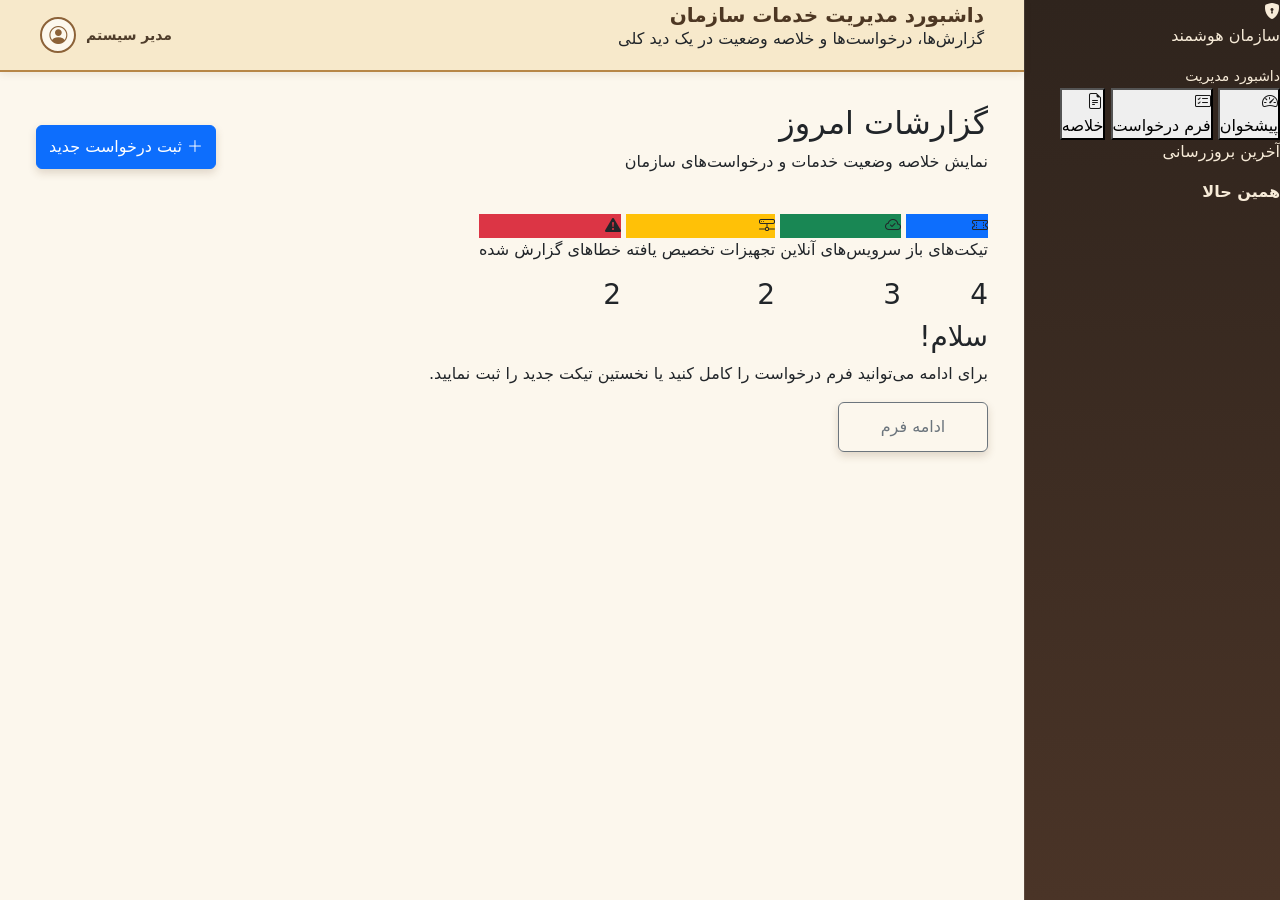
<file: index.html>
<!DOCTYPE html>
<html lang="fa" dir="rtl">

<head>
    <meta charset="UTF-8">
    <meta name="viewport" content="width=device-width, initial-scale=1.0">
    <title>داشبورد مدیریت خدمات</title>
    <meta name="description" content="داشبورد مدیریت خدمات سازمان با طراحی مدرن و فرم درخواست شبکه">

    <link rel="stylesheet" href="style.css">
    <link href="https://cdn.jsdelivr.net/npm/bootstrap@5.0.2/dist/css/bootstrap.min.css" rel="stylesheet"
        integrity="sha384-EVSTQN3/azprG1Anm3QDgpJLIm9Nao0Yz1ztcQTwFspd3yD65VohhpuuCOmLASjC" crossorigin="anonymous">
    <link href="https://cdn.jsdelivr.net/npm/bootstrap-icons@1.11.3/font/bootstrap-icons.css" rel="stylesheet">
</head>

<body>
    <div class="layout">
        <aside class="sidebar">
            <div class="brand">
                <span class="brand-icon"><i class="bi bi-shield-lock-fill"></i></span>
                <div>
                    <p>سازمان هوشمند</p>
                    <small>داشبورد مدیریت</small>
                </div>
            </div>
            <nav>
                <button type="button" class="nav-item active" data-step="1" onclick="changeMenu(1)">
                    <span class="menu-icon"><i class="bi bi-speedometer2"></i></span>
                    <span>پیشخوان</span>
                </button>
                <button type="button" class="nav-item" data-step="2" onclick="changeMenu(2)">
                    <span class="menu-icon"><i class="bi bi-card-checklist"></i></span>
                    <span>فرم درخواست</span>
                </button>
                <button type="button" class="nav-item" data-step="3" onclick="changeMenu(3)">
                    <span class="menu-icon"><i class="bi bi-file-earmark-text"></i></span>
                    <span>خلاصه</span>
                </button>
            </nav>
            <div class="sidebar-footer">
                <p>آخرین بروزرسانی</p>
                <strong>همین حالا</strong>
            </div>
        </aside>

        <main class="content-area">
            <header class="topbar">
                <div class="topbar-left">
                    <h1 class="topbar-title">داشبورد مدیریت خدمات سازمان</h1>
                    <p class="topbar-subtitle">گزارش‌ها، درخواست‌ها و خلاصه وضعیت در یک دید کلی</p>
                </div>
                <div class="topbar-user">
                    <div class="user-label">مدیر سیستم</div>
                    <span class="user-icon"><i class="bi bi-person-circle"></i></span>
                </div>
            </header>

            <section class="tab-content">
                <section id="step1" class="tab-pane active">
                    <div class="main-content">
                        <div class="page-heading">
                            <div>
                                <h2>گزارشات امروز</h2>
                                <p>نمایش خلاصه وضعیت خدمات و درخواست‌های سازمان</p>
                            </div>
                            <button class="btn btn-primary" onclick="changeMenu(2)">
                                <i class="bi bi-plus-lg"></i> ثبت درخواست جدید
                            </button>
                        </div>

                        <div class="stats-grid">
                            <label class="stat-card" for="rad1">
                                <div class="stat-icon bg-primary"><i class="bi bi-ticket-perforated"></i></div>
                                <div>
                                    <p class="stat-title">تیکت‌های باز</p>
                                    <h3 id="t1">0</h3>
                                </div>
                            </label>
                            <label class="stat-card" for="rad2">
                                <div class="stat-icon bg-success"><i class="bi bi-cloud-check"></i></div>
                                <div>
                                    <p class="stat-title">سرویس‌های آنلاین</p>
                                    <h3 id="t2">0</h3>
                                </div>
                            </label>
                            <label class="stat-card" for="rad3">
                                <div class="stat-icon bg-warning text-dark"><i class="bi bi-hdd-network"></i></div>
                                <div>
                                    <p class="stat-title">تجهیزات تخصیص یافته</p>
                                    <h3 id="t3">0</h3>
                                </div>
                            </label>
                            <label class="stat-card" for="rad4">
                                <div class="stat-icon bg-danger"><i class="bi bi-exclamation-triangle-fill"></i></div>
                                <div>
                                    <p class="stat-title">خطاهای گزارش شده</p>
                                    <h3 id="t4">0</h3>
                                </div>
                            </label>
                        </div>

                        <div class="overview-card">
                            <div>
                                <h3>سلام!</h3>
                                <p>برای ادامه می‌توانید فرم درخواست را کامل کنید یا نخستین تیکت جدید را ثبت نمایید.</p>
                            </div>
                            <button class="btn btn-outline-secondary" onclick="changeMenu(2)">ادامه فرم</button>
                        </div>
                    </div>
                </section>

                <section id="step2" class="tab-pane fade">
                    <div class="main-content form-step">
                        <div class="form-heading">
                            <div>
                                <h2>اطلاعات درخواست</h2>
                                <p>بخش اختیاری آی‌پی و انتخاب محدوده شبکه</p>
                            </div>
                        </div>
                        <div class="form-group">
                            <label for="ipinp">آی‌پی درخواستی (اختیاری)</label>
                            <input id="ipinp" type="text" class="searchbox" placeholder="192.168.1.1">
                        </div>
                        <div class="form-group">
                            <label for="ntwk">محدوده شبکه</label>
                            <input id="ntwk" class="searchbox" placeholder="مدیریت" list="net">
                            <datalist id="net">
                                <option value="مدیریت">
                                <option value="شبکه داخلی">
                                <option value="پشتیبانی">
                            </datalist>
                        </div>
                    </div>
                    <div class="btn-box">
                        <button class="btn btn-outline-secondary" onclick="changeMenu(1)" type="button">بازگشت</button>
                        <button class="btn btn-primary" onclick="nextStep(2)" type="button">مشاهده خلاصه</button>
                    </div>
                </section>

                <section id="step3" class="tab-pane fade">
                    <div class="main-content summary-step">
                        <div class="summary-card">
                            <h2>خلاصه درخواست شما</h2>
                            <div class="summary-row">
                                <span>سرویس انتخاب شده</span>
                                <strong id="resultService">-</strong>
                            </div>
                            <div class="summary-row">
                                <span>IP درخواستی</span>
                                <strong id="resultIP">-</strong>
                            </div>
                            <div class="summary-row">
                                <span>محدوده شبکه</span>
                                <strong id="resultNet">-</strong>
                            </div>
                        </div>
                    </div>
                    <div class="btn-box">
                        <button class="btn btn-outline-secondary" onclick="changeMenu(2)" type="button">ویرایش</button>
                        <button class="btn btn-success" id="submitButton" type="button">ثبت نهایی</button>
                    </div>
                </section>
            </section>
        </main>
    </div>
    <script src="script.js"></script>
    <script src="https://cdn.jsdelivr.net/npm/bootstrap@5.0.2/dist/js/bootstrap.bundle.min.js"
        integrity="sha384-MrcW6ZMFYlzcLA8Nl+NtUVF0sA7MsXsP1UyJoMp4YLEuNSfAP+JcXn/tWtIaxVXM"
        crossorigin="anonymous"></script>
</body>

</html>
</file>
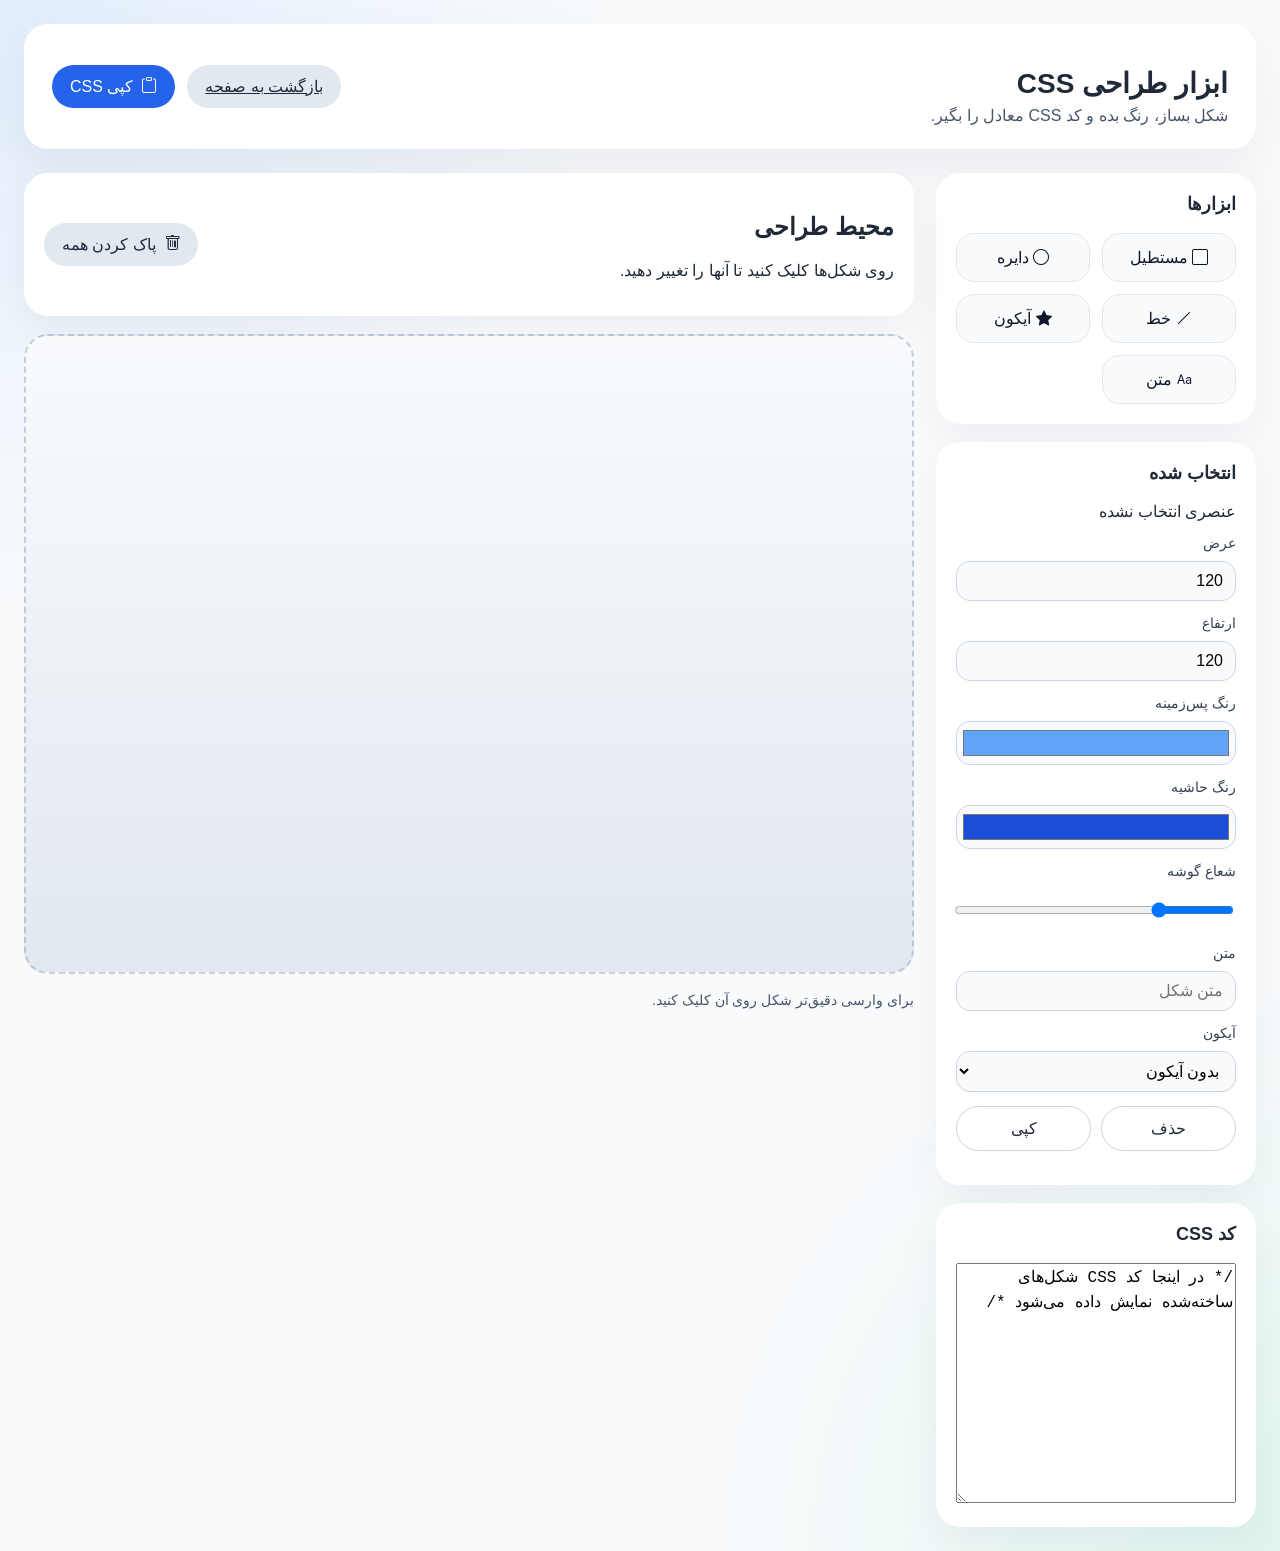
<file: css-designer.html>
<!DOCTYPE html>
<html lang="fa" dir="rtl">

<head>
    <meta charset="UTF-8">
    <meta name="viewport" content="width=device-width, initial-scale=1.0">
    <title>CSS Designer</title>
    <link rel="stylesheet" href="css-designer.css">
    <link href="https://cdn.jsdelivr.net/npm/bootstrap-icons@1.11.3/font/bootstrap-icons.css" rel="stylesheet">
</head>

<body>
    <div class="designer-shell">
        <header class="designer-header">
            <div>
                <h1>ابزار طراحی CSS</h1>
                <p>شکل بساز، رنگ بده و کد CSS معادل را بگیر.</p>
            </div>
            <div class="header-actions">
                <a class="button button-secondary" href="index.html">بازگشت به صفحه</a>
                <button class="button button-primary" type="button" onclick="copyCss()">
                    <i class="bi bi-clipboard"></i>
                    کپی CSS
                </button>
            </div>
        </header>

        <main class="designer-grid">
            <aside class="tool-panel">
                <section class="tool-section">
                    <h2>ابزارها</h2>
                    <div class="tool-buttons">
                        <button type="button" onclick="addShape('rectangle')">
                            <i class="bi bi-square"></i>
                            مستطیل
                        </button>
                        <button type="button" onclick="addShape('circle')">
                            <i class="bi bi-circle"></i>
                            دایره
                        </button>
                        <button type="button" onclick="addShape('line')">
                            <i class="bi bi-slash-lg"></i>
                            خط
                        </button>
                        <button type="button" onclick="addShape('icon')">
                            <i class="bi bi-star-fill"></i>
                            آیکون
                        </button>
                        <button type="button" onclick="addShape('text')">
                            <i class="bi bi-type"></i>
                            متن
                        </button>
                    </div>
                </section>

                <section class="tool-section">
                    <h2>انتخاب شده</h2>
                    <div class="property-row">
                        <span id="selectedLabel">عنصری انتخاب نشده</span>
                    </div>
                    <div class="property-row">
                        <label>عرض</label>
                        <input id="styleWidth" type="number" min="20" value="120" oninput="setSelectedStyle('width', this.value + 'px')">
                    </div>
                    <div class="property-row">
                        <label>ارتفاع</label>
                        <input id="styleHeight" type="number" min="20" value="120" oninput="setSelectedStyle('height', this.value + 'px')">
                    </div>
                    <div class="property-row">
                        <label>رنگ پس‌زمینه</label>
                        <input id="styleBg" type="color" value="#60a5fa" onchange="setSelectedStyle('backgroundColor', this.value)">
                    </div>
                    <div class="property-row">
                        <label>رنگ حاشیه</label>
                        <input id="styleBorder" type="color" value="#0f172a" onchange="setSelectedStyle('borderColor', this.value)">
                    </div>
                    <div class="property-row">
                        <label>شعاع گوشه</label>
                        <input id="styleRadius" type="range" min="0" max="80" value="16" oninput="setSelectedStyle('borderRadius', this.value + 'px')">
                    </div>
                    <div class="property-row">
                        <label>متن</label>
                        <input id="styleText" type="text" placeholder="متن شکل" oninput="setSelectedContent(this.value)">
                    </div>
                    <div class="property-row">
                        <label>آیکون</label>
                        <select id="styleIcon" onchange="setSelectedIcon(this.value)">
                            <option value="">بدون آیکون</option>
                            <option value="bi-star-fill">ستاره</option>
                            <option value="bi-heart-fill">قلب</option>
                            <option value="bi-lightning-fill">صاعقه</option>
                            <option value="bi-gear-fill">چرخ‌دنده</option>
                        </select>
                    </div>
                    <div class="property-row buttons-row">
                        <button class="button button-outline" type="button" onclick="deleteSelected()">حذف</button>
                        <button class="button button-outline" type="button" onclick="duplicateSelected()">کپی</button>
                    </div>
                </section>

                <section class="tool-section">
                    <h2>کد CSS</h2>
                    <textarea id="cssCode" readonly></textarea>
                </section>
            </aside>

            <section class="canvas-panel">
                <div class="canvas-header">
                    <div>
                        <h2>محیط طراحی</h2>
                        <p>روی شکل‌ها کلیک کنید تا آنها را تغییر دهید.</p>
                    </div>
                    <button class="button button-secondary" type="button" onclick="clearCanvas()">
                        <i class="bi bi-trash"></i>
                        پاک کردن همه
                    </button>
                </div>
                <div id="canvas" class="canvas" tabindex="0" onclick="clearSelection(event)"></div>
                <p class="canvas-tip">برای وارسی دقیق‌تر شکل روی آن کلیک کنید.</p>
            </section>
        </main>
    </div>
    <script src="css-designer.js"></script>
</body>

</html>
</file>
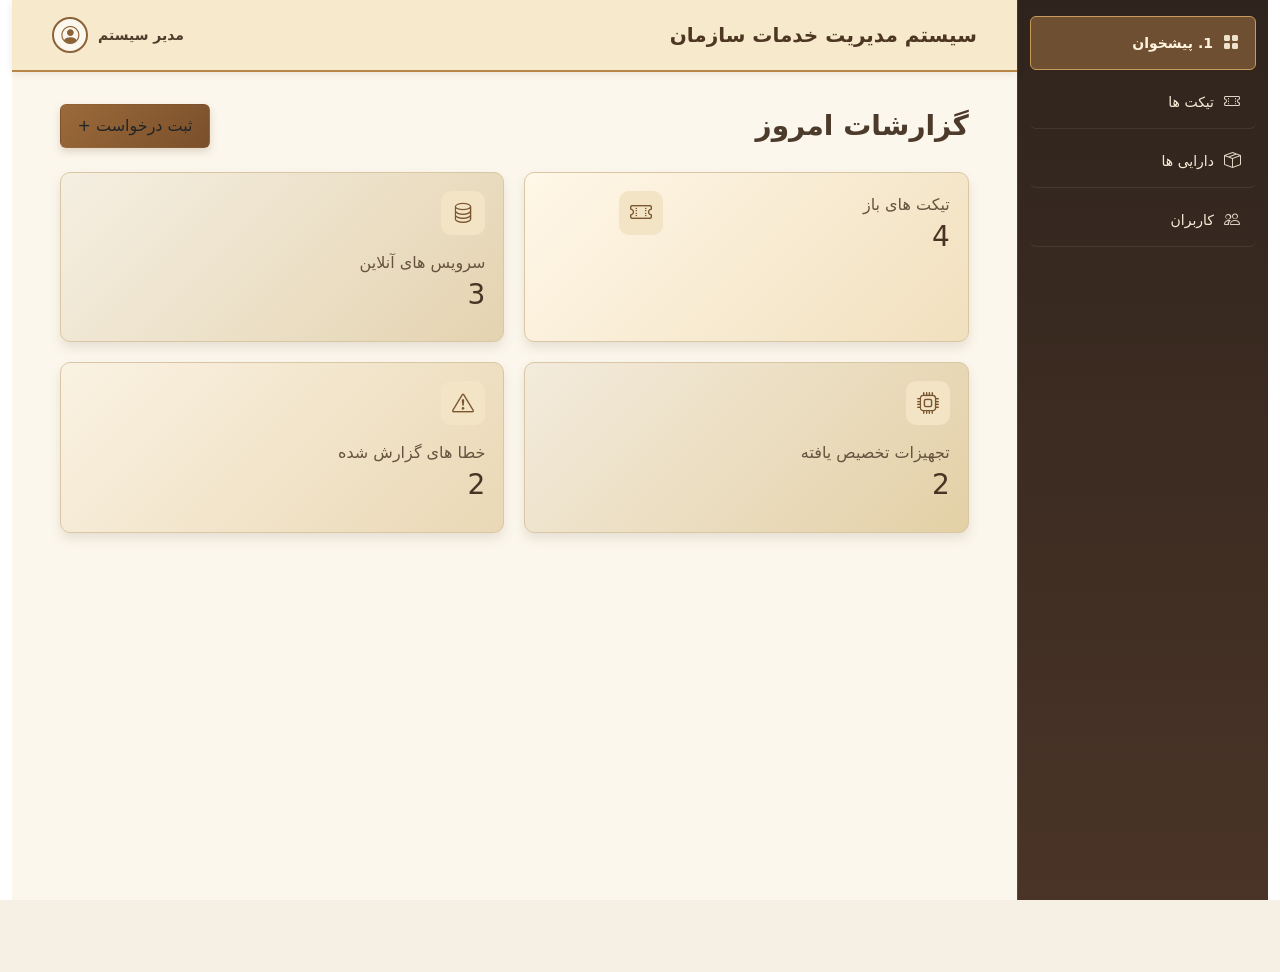
<file: final_html.html>
<!DOCTYPE html>
<html lang="fa" dir="rtl">

<head>
    <meta charset="UTF-8">
    <meta name="viewport" content="width=device-width, initial-scale=1.0">
    <title>صفحه فرم</title>

    <link rel="stylesheet" href="style.css">
    <link href="https://cdn.jsdelivr.net/npm/bootstrap@5.0.2/dist/css/bootstrap.min.css" rel="stylesheet"
        integrity="sha384-EVSTQN3/azprG1Anm3QDgpJLIm9Nao0Yz1ztcQTwFspd3yD65VohhpuuCOmLASjC" crossorigin="anonymous">
    <link href="https://cdn.jsdelivr.net/npm/bootstrap-icons@1.11.3/font/bootstrap-icons.css" rel="stylesheet">



</head>

<body>

    <div class="container-fluid">

        <!-- Sidebar -->
        <div class="sidebar">
            <ul>
                <li id="menu-1" class="active">
                    <span class="menu-icon"><i class="bi bi-grid-fill"></i></span>
                    <span>1. پیشخوان</span>
                </li>
                <li id="menu-2">
                    <span class="menu-icon"><i class="bi bi-ticket-perforated"></i></span>
                    <span>تیکت ها</span>
                </li>
                <li id="menu-3">
                    <span class="menu-icon"><i class="bi bi-box-seam"></i></span>
                    <span>دارایی ها</span>
                </li>
                <li id="menu-4">
                    <span class="menu-icon"><i class="bi bi-people"></i></span>
                    <span>کاربران</span>
                </li>

            </ul>
        </div>

        <!-- Content area -->
        <div class="content-area">

            <header class="topbar">
                <h2 class="topbar-title">سیستم مدیریت خدمات سازمان</h2>

                <div class="topbar-user">
                    <span>مدیر سیستم</span>
                    <span class="user-icon"><i class="bi bi-person-circle"></i></span>
                </div>
            </header>

            <div class="tab-content">
                <div id="step1" class="container-fluid tab-pane  active">
                    <!-- Main -->
                    <div class="main-content">

                        <div class="page-heading">
                            <h1>گزارشات امروز</h1>
                            <a href="../final project - Copy/final_html.html">
                                <button class="btn btn-classic">ثبت درخواست +</button>
                            </a>
                        </div>

                        <!-- Cards -->

                        <form class="nrow">



                            <label class="content classic-card-1">
                                <div class="row align-content-center justify-content-center">


                                    <div class="col-md-8">
                                        <p class="card-header">تیکت های باز</p>

                                        <h3 class="counter" id="t1">
                                            13
                                        </h3>

                                    </div>

                                    <div class="col-md-4">
                                        <input class="card" id="rad1" type="radio" name="service" value="network">

                                        <span class="card-icon"><i class="bi bi-ticket-perforated"></i></span>
                                    </div>

                                </div>
                            </label>



                            <label class="content classic-card-2">

                                <input class="card" id="rad2" type="radio" name="service" value="license">

                                <span class="card-icon"><i class="bi bi-database"></i></span>

                                <p class="card-header">سرویس های آنلاین</p>

                                <h3 class="counter" id="t2">
                                    48
                                </h3>

                            </label>



                            <label class="content classic-card-3">

                                <input class="card" id="rad3" type="radio" name="service" value="hardware">

                                <span class="card-icon"><i class="bi bi-cpu"></i></span>

                                <p class="card-header">تجهیزات تخصیص یافته</p>

                                <h3 class="counter" id="t3">
                                    105
                                </h3>
                            </label>

                            <label class="content classic-card-4">

                                <input class="card" id="rad4" type="radio" name="service" value="errors">

                                <span class="card-icon"><i class="bi bi-exclamation-triangle"></i></span>

                                <p class="card-header">خطا های گزارش شده</p>

                                <h3 class="counter" id="t4">
                                    3
                                </h3>

                            </label>


                        </form>





                    </div>


                </div>
                <div id="step2" class="container tab-pane  fade">

                    <div class="main-content classic-panel">
                        <h1> تکمیل اطلاعات</h1>
                        <p>آی پی درخواستی(اختیاری)</p>
                        <input id="ipinp" type="text" class="searchbox" placeholder="192.168.1.1">
                        <p>محدوده شبکه</p>
                        <input id="ntwk" class="searchbox" placeholder="مدیریت" list="net">


                        <datalist id="net">
                            <option value="مدیریت">
                            <option value="گزینه های دیگر">

                        </datalist>

                    </div>

                    <div class="btn-box">
                        <button class="btn prevbtn  btn-outline-secondary" onclick="pastStep(2)"
                            type="button">قبلی</button>
                        <button class="btn btn-outline-primary" onclick="nextStep(2)" type="button">بعدی</button>
                    </div>
                </div>
                <div id="step3" class="container tab-pane  fade">
                    <div class="main-content classic-panel">
                    <h1>خلاصه درخواست</h1>

                    <p><strong>سرویس درخواستی:</strong> <span id="resultService">-</span></p>

                    <p><strong>IP درخواستی:</strong> <span id="resultIP">-</span></p>

                    <p><strong>محدوده شبکه:</strong> <span id="resultNet">-</span></p>
                    <div class="btn-box">
                        <button class="btn prevbtn  btn-outline-secondary " onclick="pastStep(3)"
                            type="button">قبلی</button>
                        <button class="btn btn-classic disabled">ثبت نهایی</button>
                    </div>
                    </div>
                </div>
            </div>
        </div>
    </div>
    <script src="script.js"></script>
    <script src="https://cdn.jsdelivr.net/npm/bootstrap@5.0.2/dist/js/bootstrap.bundle.min.js"
        integrity="sha384-MrcW6ZMFYlzcLA8Nl+NtUVF0sA7MsXsP1UyJoMp4YLEuNSfAP+JcXn/tWtIaxVXM"
        crossorigin="anonymous"></script>

</body>

</html>
</file>
<file: style.css>
* {
    margin: 0;
    padding: 0;
    box-sizing: border-box;
}

html,
body {
    width: 100%;
    height: 100%;
    font-family: "Vazirmatn", "Times New Roman", serif;
    overflow: hidden;
    background: #f6efe3;
    color: #3f3123;
}

.layout,
.container-fluid {
    display: flex;
    width: 100vw;
    height: 100vh;
}

/* ====================== Sidebar ====================== */

.sidebar {
    width: 20%;
    height: 100vh;
    background: linear-gradient(180deg, #2f241d 0%, #4a3427 100%);
    color: #f7ebd8;
    display: flex;
    flex-direction: column;
    flex-shrink: 0;
    border-left: 1px solid rgba(255, 255, 255, 0.1);
}

.sidebar ul {
    list-style: none;
    flex: 1;
    padding: 16px 12px;
}

.sidebar li {
    padding: 14px 16px;
    font-size: 14px;
    border-bottom: 1px solid rgba(255, 255, 255, 0.08);
    cursor: pointer;
    transition: 0.25s;
    border-radius: 6px;
    display: flex;
    align-items: center;
    gap: 10px;
    margin-bottom: 6px;
}

.menu-icon {
    display: flex;
    align-items: center;
    flex-shrink: 0;
    opacity: 0.9;
    font-size: 16px;
}

.sidebar li:hover {
    background: rgba(255, 255, 255, 0.08);
}

.sidebar li.active {
    background: #6f4f32;
    color: #fff4df;
    font-weight: bold;
    border: 1px solid #c89b5a;
}

/* ====================== Content area ====================== */

.content-area {
    flex: 1;
    height: 100vh;
    display: flex;
    flex-direction: column;
    min-width: 0;
    background: #fcf7ed;
}

.tab-content {
    flex: 1;
    min-height: 0;
    position: relative;
}

.tab-content .container {
    height: 100%;
    display: flex;
    flex-direction: column;
}

/* ====================== Header ====================== */

.topbar {
    flex-shrink: 0;
    height: 72px;
    display: flex;
    align-items: center;
    justify-content: space-between;
    padding: 0 40px;
    background: #f7e9cb;
    border-bottom: 2px solid #b78647;
    box-shadow: 0 2px 8px rgba(78, 54, 27, 0.1);
}

.topbar-title {
    font-size: 20px;
    color: #4d3723;
    font-weight: 700;
    margin: 0;
}

.topbar-user {
    display: flex;
    align-items: center;
    gap: 10px;
    font-size: 14px;
    color: #4f3d2b;
    font-weight: 600;
}

.topbar-user .user-icon {
    width: 36px;
    height: 36px;
    border-radius: 50%;
    background: #fdf8ed;
    border: 2px solid #8c6238;
    color: #8c6238;
    display: flex;
    align-items: center;
    justify-content: center;
    font-size: 18px;
}

/* ====================== Main ====================== */

.main-content {
    flex: 1;
    padding: 32px 36px 90px;
    overflow-y: auto;
}

.main-content h1 {
    font-size: 28px;
    color: #4c3a2b;
    margin-bottom: 20px;
    font-weight: 700;
}

.page-heading {
    display: flex;
    align-items: center;
    justify-content: space-between;
    margin-bottom: 24px;
}

.page-heading h1 {
    margin-bottom: 0;
}

.page-heading .btn {
    min-width: 150px;
    min-height: 44px;
    margin: 0;
}

/* ====================== Search Box ====================== */

.searchbox {
    width: 100%;
    height: 48px;
    margin-bottom: 30px;
    padding: 0 18px;
    font-size: 16px;
    border: 1px solid #c1a87a;
    border-radius: 8px;
    outline: none;
    transition: 0.3s;
    background: #fffdf8;
}

.searchbox:focus {
    border-color: #8c6238;
    box-shadow: 0 0 6px rgba(140, 98, 56, 0.18);
}

/* ====================== Cards ====================== */

.nrow {
    display: flex;
    gap: 20px;
    flex-wrap: wrap;
}

.content {
    flex: 0 0 calc(50% - 10px);
    min-height: 160px;
    background: #fdf8ee;
    border-radius: 10px;
    padding: 18px;
    border: 1px solid #d9c6a4;
    box-shadow: 0 6px 12px rgba(79, 56, 23, 0.12);
    transition: 0.25s;
    cursor: pointer;
    position: relative;
    display: flex;
    flex-direction: column;
}

.content.classic-card-1 {
    background: linear-gradient(135deg, #fff7e8 0%, #f1e0be 100%);
}

.content.classic-card-2 {
    background: linear-gradient(135deg, #f5efe2 0%, #e4d3b0 100%);
}

.content.classic-card-3 {
    background: linear-gradient(135deg, #f3ebdc 0%, #e3d0a6 100%);
}

.content.classic-card-4 {
    background: linear-gradient(135deg, #faf2e2 0%, #ead8b5 100%);
}

.card-icon {
    width: 44px;
    height: 44px;
    border-radius: 10px;
    background: #f2e4c4;
    color: #7a5530;
    display: flex;
    align-items: center;
    justify-content: center;
    margin-bottom: 14px;
    transition: 0.25s;
    font-size: 22px;
}

.content:hover {
    transform: translateY(-3px);
    box-shadow: 0 10px 16px rgba(79, 56, 23, 0.18);
    border-color: #a97a45;
}

.content input {
    position: absolute;
    top: 20px;
    right: 20px;
    width: 20px;
    height: 20px;
}

.content h3 {
    margin-bottom: 12px;
    color: #4a3324;
}

.content p {
    color: #67533f;
    line-height: 1.8;
}

.content input[type="radio"] {
    display: none;
}

/* ====================== Button ====================== */

.btn {
    background-color: #8b5e3c;
    color: #fff8ef;
    margin: auto;
    border-radius: 10px;
    min-width: 150px;
    min-height: 50px;
    border: 1px solid #6f4629;
    box-shadow: 0 4px 8px rgba(92, 60, 28, 0.18);
    font-weight: 600;
}

.btn-classic {
    background: linear-gradient(135deg, #9b6a3a 0%, #7a4f2b 100%);
    color: #fffdf8;
    border: 1px solid #6f4629;
}

.classic-panel {
    background: #fffdf8;
    border: 1px solid #d9c6a4;
    border-radius: 12px;
    padding: 24px;
    box-shadow: 0 6px 14px rgba(79, 56, 23, 0.1);
}

.prevbtn {
    background-color: #6f6b63;
    color: #f9f4eb;
    border-color: #5c584f;
}

.btn-box {
    position: fixed;
    bottom: 20px;
    left: 0%;
    right: 20%;
    display: flex;
    justify-content: space-between;
}

/* ====================== Responsive ====================== */

@media(max-width:900px) {
    .content {
        flex: 0 0 100%;
    }
}

@media(max-width:640px) {
    .layout,
    .container-fluid {
        flex-direction: column;
    }

    .sidebar {
        width: 100%;
        height: 40vh;
    }

    .content-area {
        height: 60vh;
    }

    .topbar {
        padding: 0 16px;
    }

    .topbar-title {
        font-size: 15px;
    }
}

/* ========= step ========= */

.step {
    flex: 1;
    height: 100vh;
}
</file>
<file: css-designer.css>
:root {
    color-scheme: light;
    font-family: "Vazirmatn", "Segoe UI", Tahoma, sans-serif;
    background: #f8fafc;
    color: #1f2937;
}

* {
    box-sizing: border-box;
}

body {
    margin: 0;
    min-height: 100vh;
    background: radial-gradient(circle at top left, rgba(96, 165, 250, 0.15), transparent 30%),
        radial-gradient(circle at bottom right, rgba(52, 211, 153, 0.12), transparent 28%),
        #f8fafc;
}

button,
input,
select,
textarea {
    font: inherit;
}

button {
    cursor: pointer;
}

.designer-shell {
    max-width: 1600px;
    margin: 0 auto;
    padding: 24px;
}

.designer-header {
    display: flex;
    justify-content: space-between;
    align-items: center;
    gap: 18px;
    padding: 24px 28px;
    border-radius: 24px;
    background: #ffffff;
    box-shadow: 0 22px 50px rgba(15, 23, 42, 0.06);
    margin-bottom: 24px;
}

.designer-header h1 {
    font-size: 28px;
    margin-bottom: 6px;
}

.designer-header p {
    color: #475569;
    margin: 0;
}

.header-actions {
    display: flex;
    align-items: center;
    gap: 12px;
}

.button {
    display: inline-flex;
    align-items: center;
    justify-content: center;
    gap: 8px;
    border: none;
    border-radius: 999px;
    padding: 12px 18px;
    background: #2563eb;
    color: #ffffff;
    transition: transform 0.2s ease, background 0.2s ease;
}

.button:hover {
    transform: translateY(-1px);
}

.button-secondary {
    background: #e2e8f0;
    color: #1e293b;
}

.button-outline {
    background: transparent;
    border: 1px solid #cbd5e1;
    color: #1f2937;
}

.designer-grid {
    display: grid;
    grid-template-columns: 320px minmax(0, 1fr);
    gap: 22px;
}

.tool-panel {
    display: flex;
    flex-direction: column;
    gap: 18px;
}

.tool-section {
    padding: 20px;
    border-radius: 24px;
    background: #ffffff;
    box-shadow: 0 14px 40px rgba(15, 23, 42, 0.05);
}

.tool-section h2 {
    margin: 0 0 18px;
    font-size: 18px;
}

.tool-buttons {
    display: grid;
    grid-template-columns: repeat(2, minmax(0, 1fr));
    gap: 12px;
}

.tool-buttons button {
    padding: 14px 12px;
    border-radius: 18px;
    background: #f8fafc;
    border: 1px solid #e2e8f0;
    color: #0f172a;
    transition: background 0.2s ease, border-color 0.2s ease;
}

.tool-buttons button:hover {
    background: #eff6ff;
    border-color: #93c5fd;
}

.property-row {
    display: grid;
    gap: 10px;
    margin-bottom: 14px;
}

.property-row label {
    font-size: 14px;
    color: #334155;
}

.property-row input,
.property-row select,
.property-row textarea {
    width: 100%;
    padding: 10px 12px;
    border: 1px solid #cbd5e1;
    border-radius: 14px;
    background: #f8fafc;
}

.property-row input[type="color"] {
    padding: 4px;
    height: 44px;
}

.property-row.buttons-row {
    display: flex;
    gap: 10px;
    margin-top: 6px;
}

.property-row.buttons-row .button {
    flex: 1;
    justify-content: center;
}

#cssCode {
    min-height: 240px;
    width: 100%;
    resize: vertical;
    font-family: Consolas, "Courier New", monospace;
    white-space: pre-wrap;
    line-height: 1.6;
}

.canvas-panel {
    display: flex;
    flex-direction: column;
    gap: 18px;
}

.canvas-header {
    display: flex;
    justify-content: space-between;
    align-items: center;
    gap: 12px;
    padding: 20px;
    border-radius: 24px;
    background: #ffffff;
    box-shadow: 0 14px 40px rgba(15, 23, 42, 0.05);
}

.canvas {
    min-height: 640px;
    border: 2px dashed rgba(148, 163, 184, 0.5);
    border-radius: 24px;
    background: linear-gradient(180deg, #f8fafc 0%, #e2e8f0 100%);
    position: relative;
    overflow: hidden;
    padding: 20px;
}

.canvas-tip {
    margin: 0;
    color: #475569;
    font-size: 14px;
}

.shape-item {
    position: absolute;
    display: flex;
    align-items: center;
    justify-content: center;
    color: #ffffff;
    cursor: pointer;
    user-select: none;
    transition: box-shadow 0.2s ease, transform 0.2s ease;
}

.shape-item:hover {
    transform: translateY(-1px);
}

.shape-item.selected {
    box-shadow: 0 0 0 3px rgba(59, 130, 246, 0.35);
}

.shape-item.line {
    width: 180px;
    height: 4px;
    padding: 0;
}

.shape-icon {
    font-size: 24px;
    pointer-events: none;
}

@media (max-width: 1100px) {
    .designer-grid {
        grid-template-columns: 1fr;
    }
}
</file>
